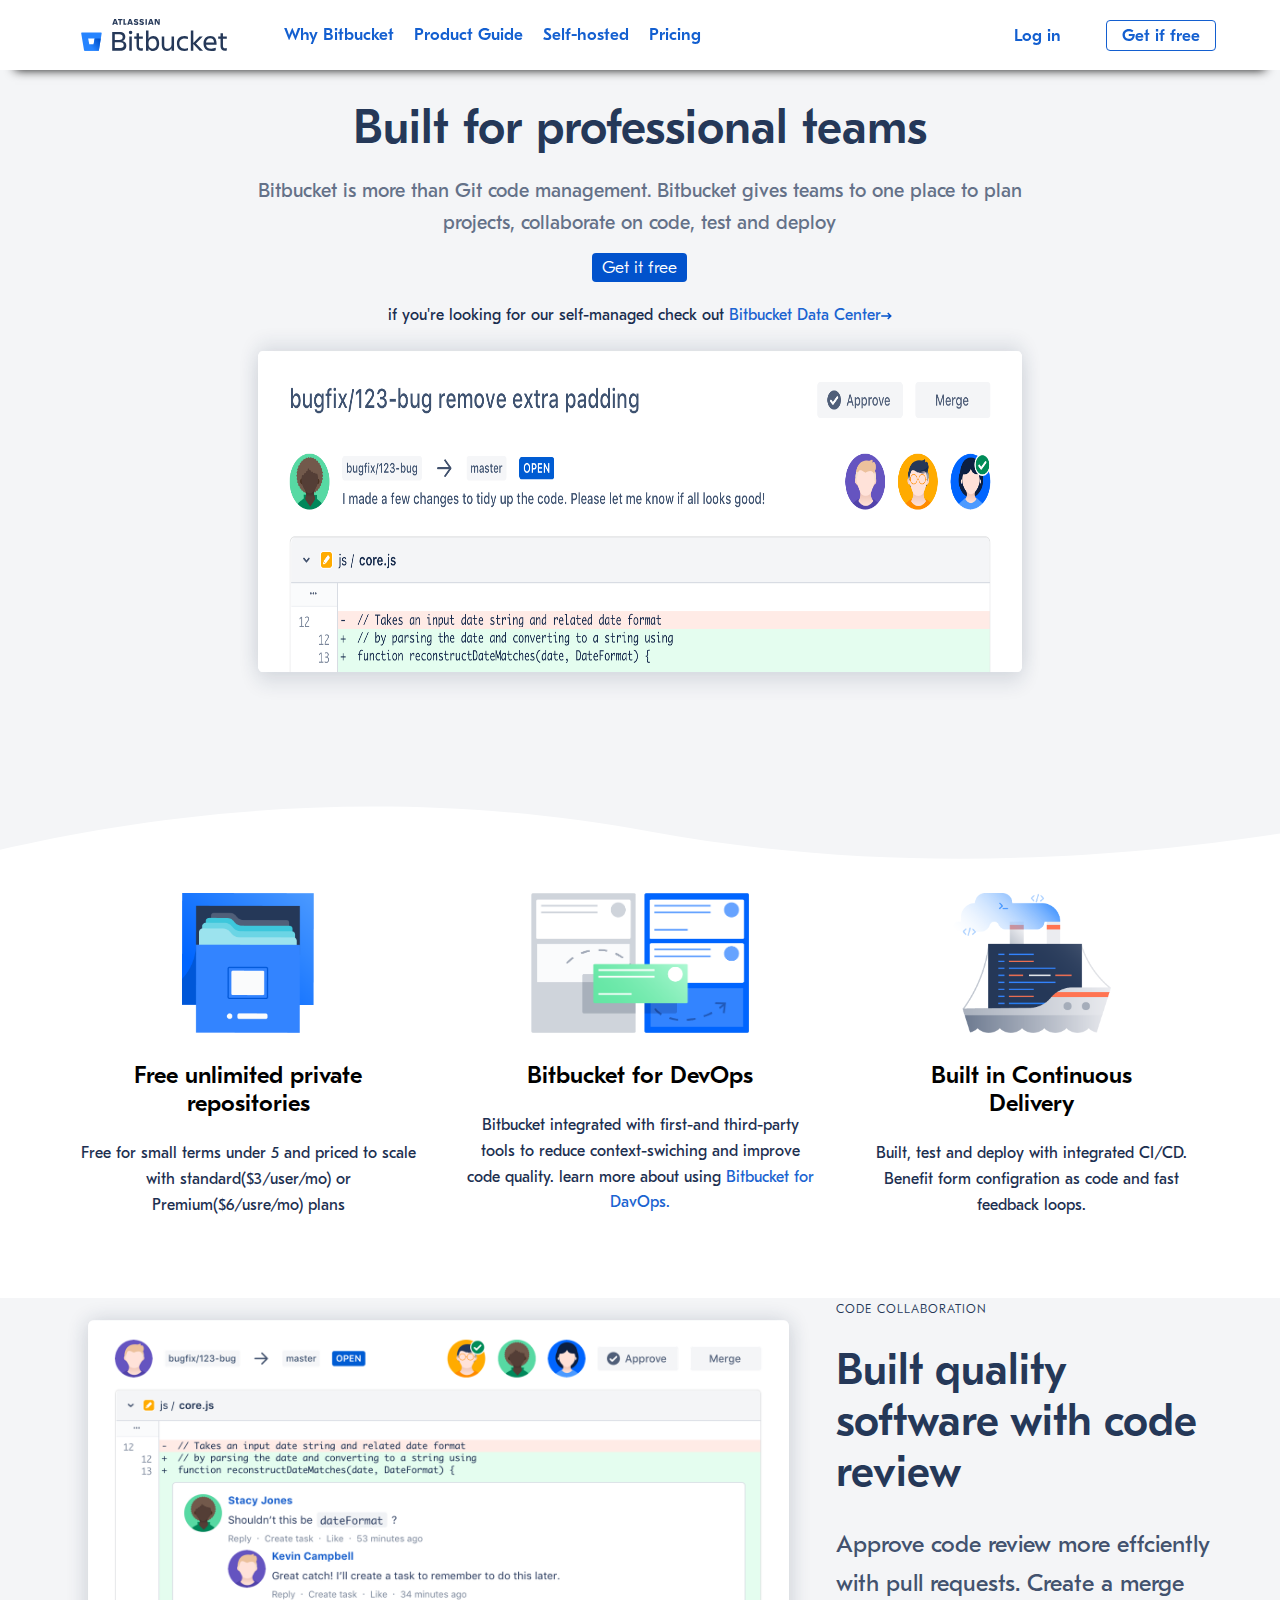
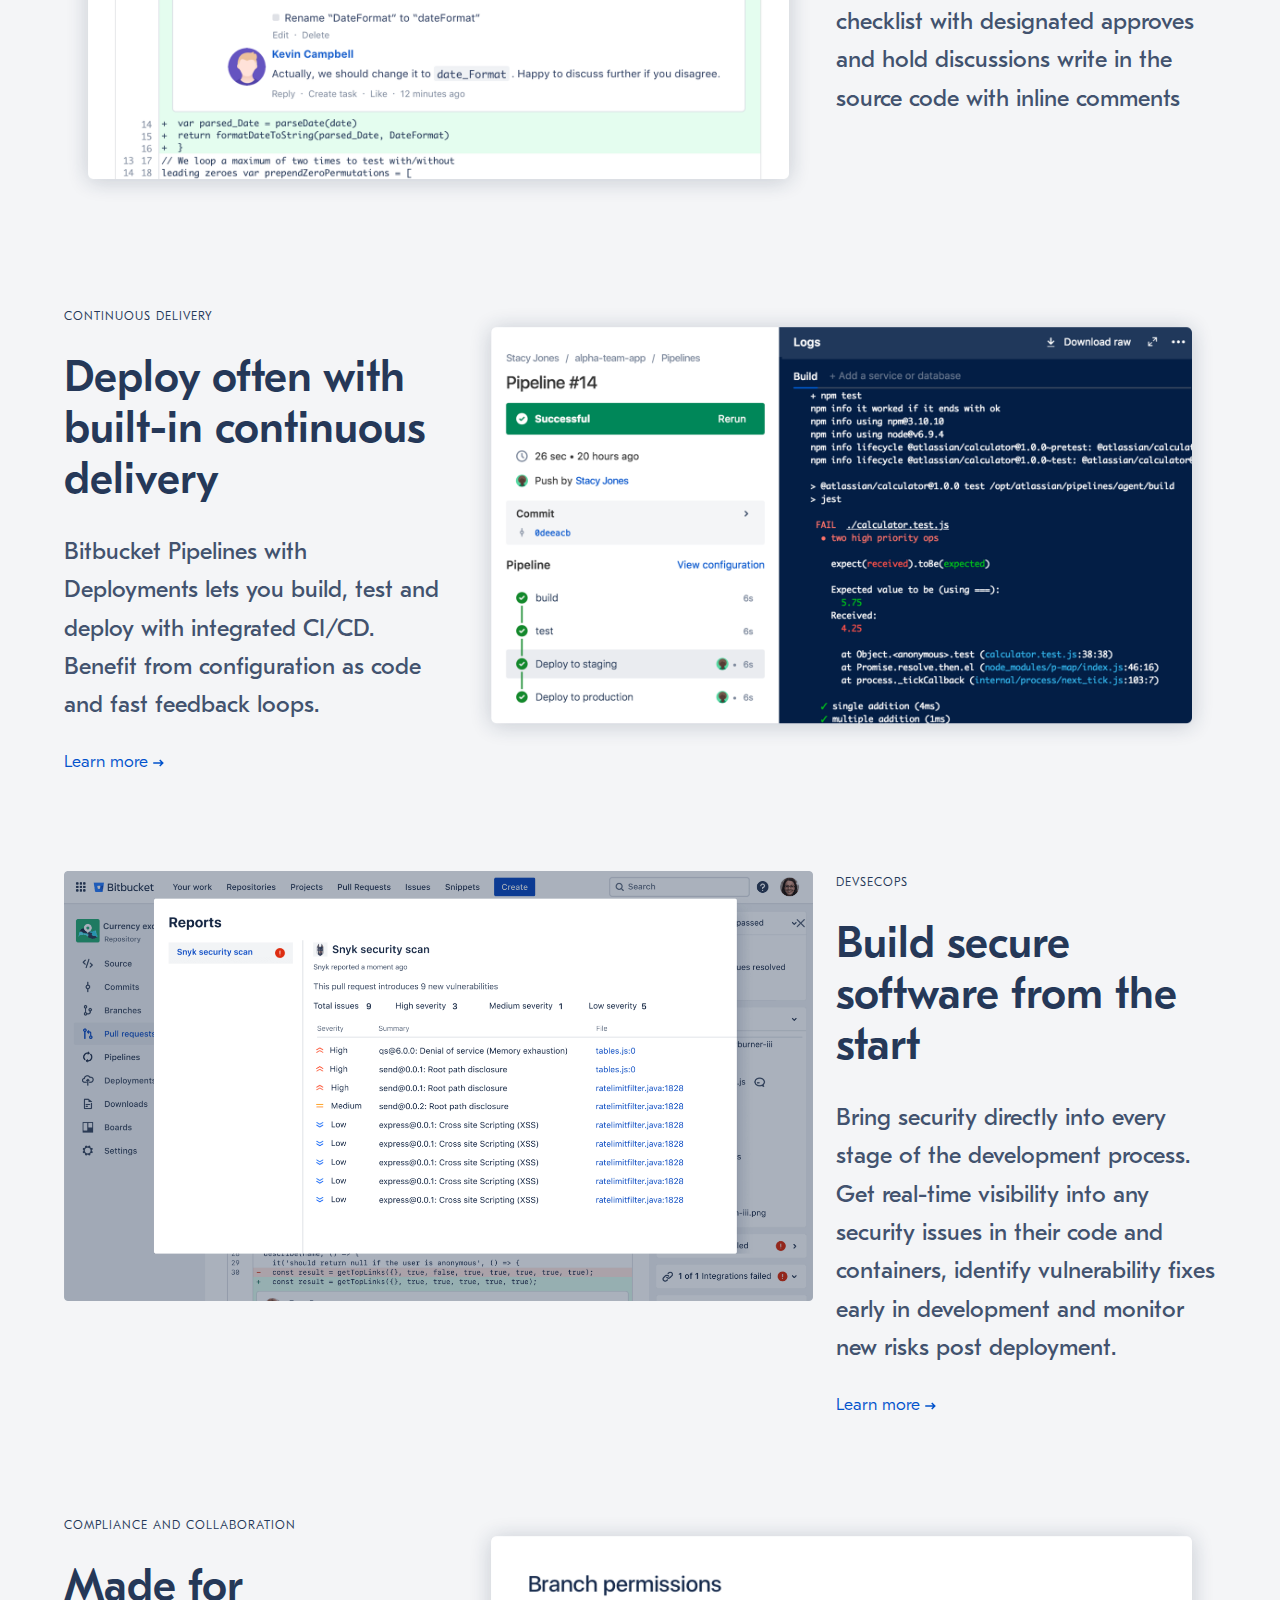
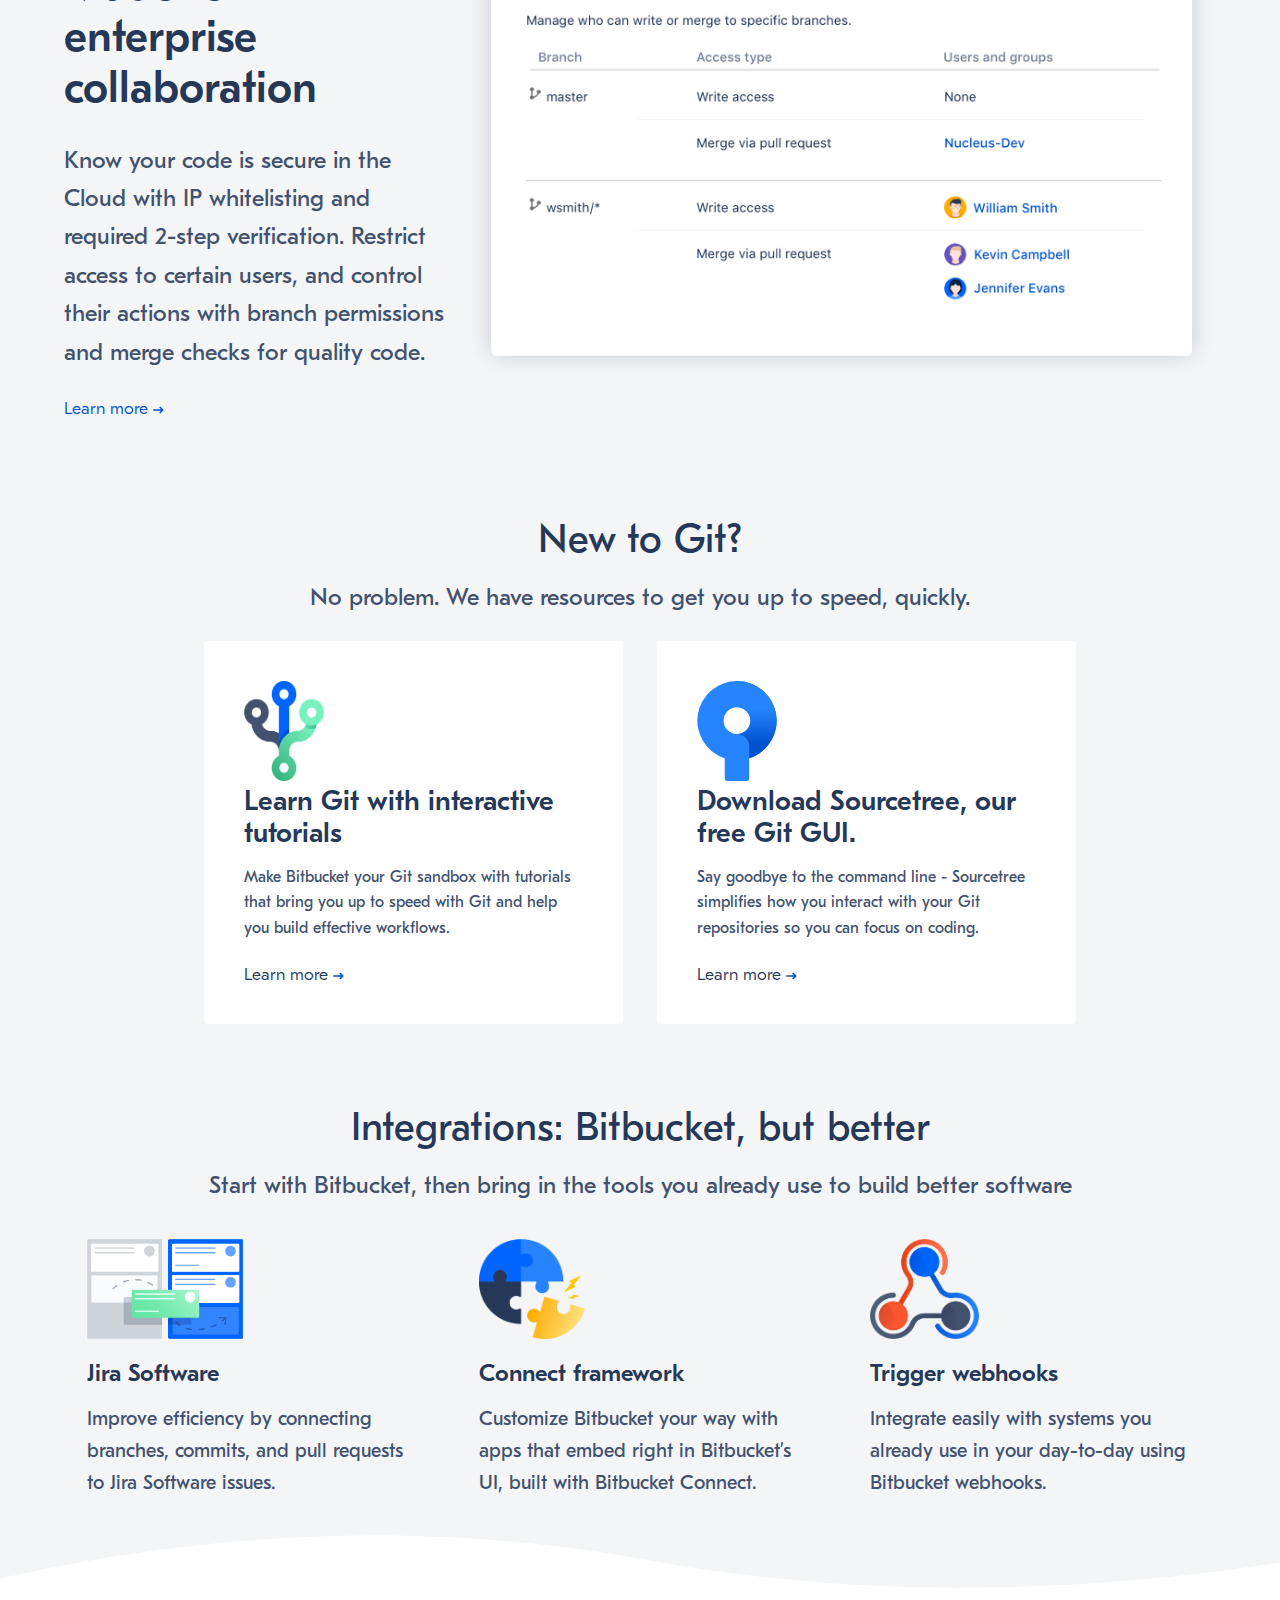
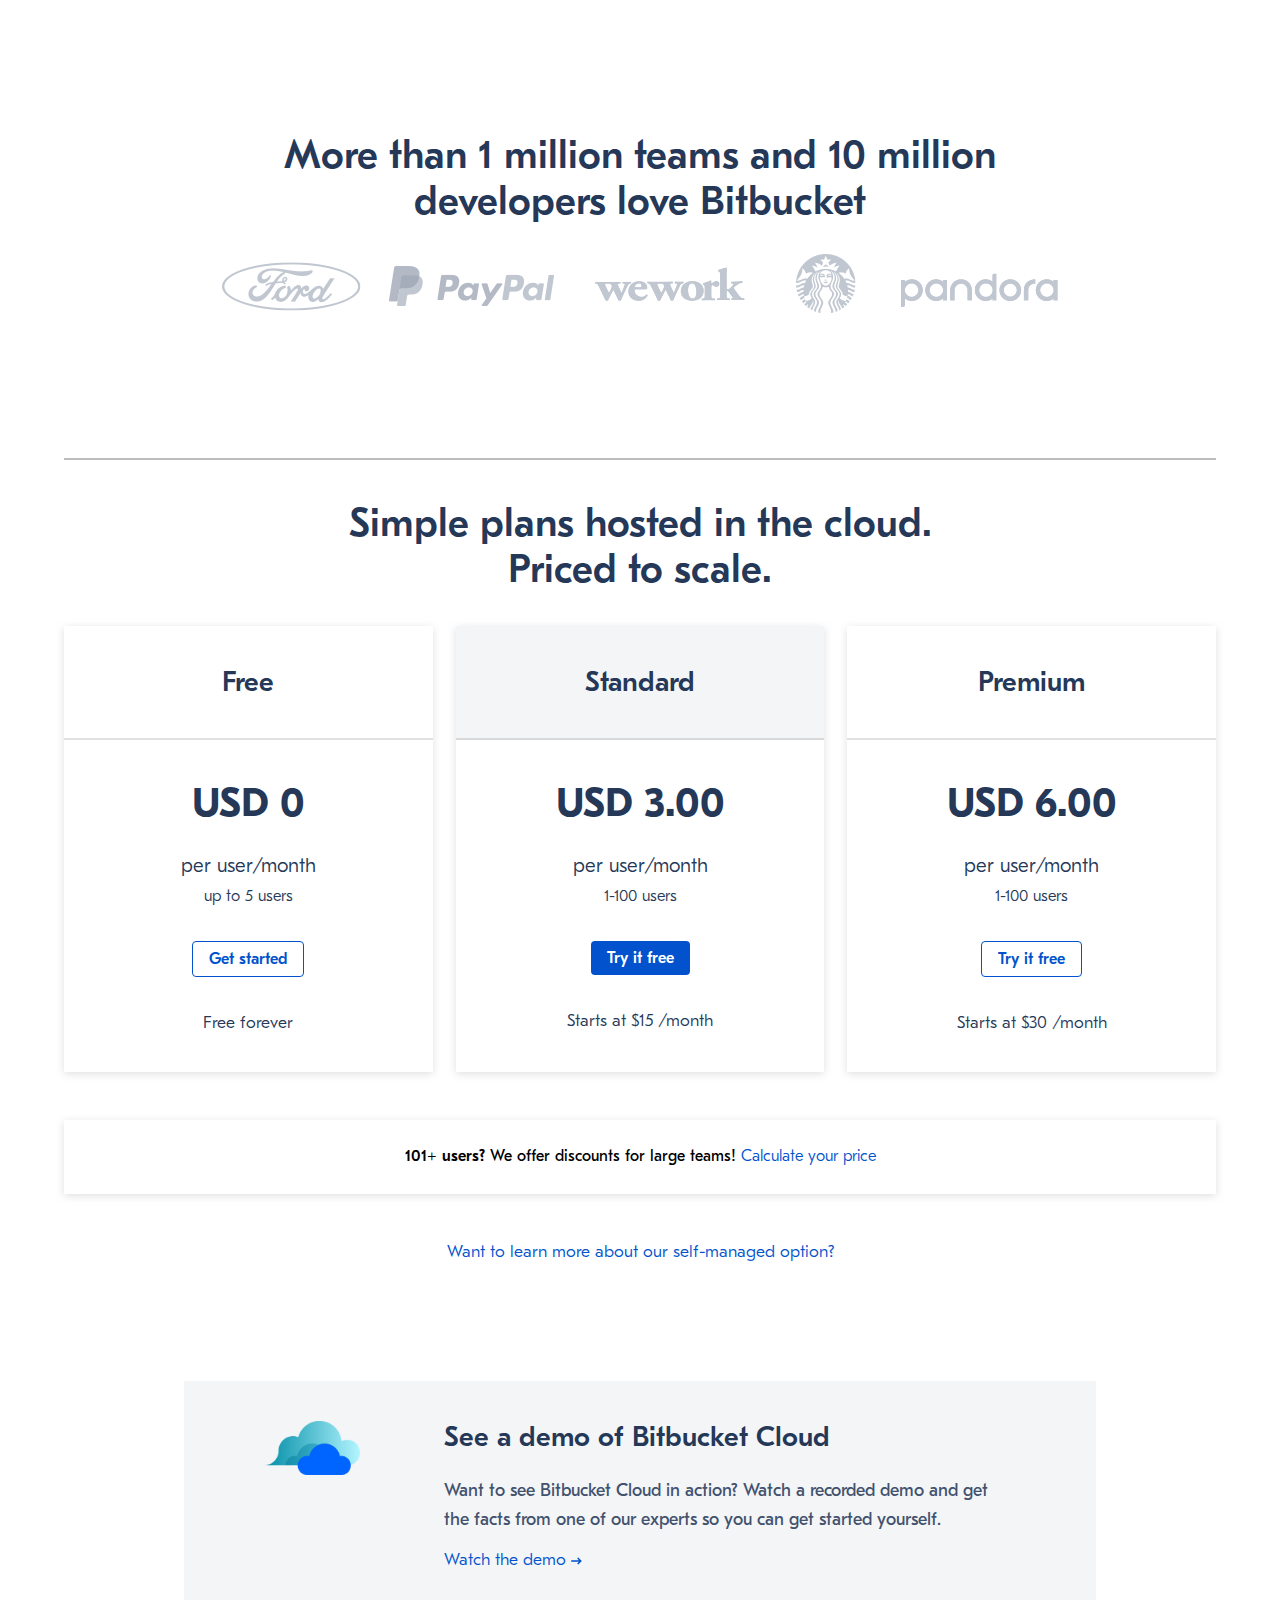
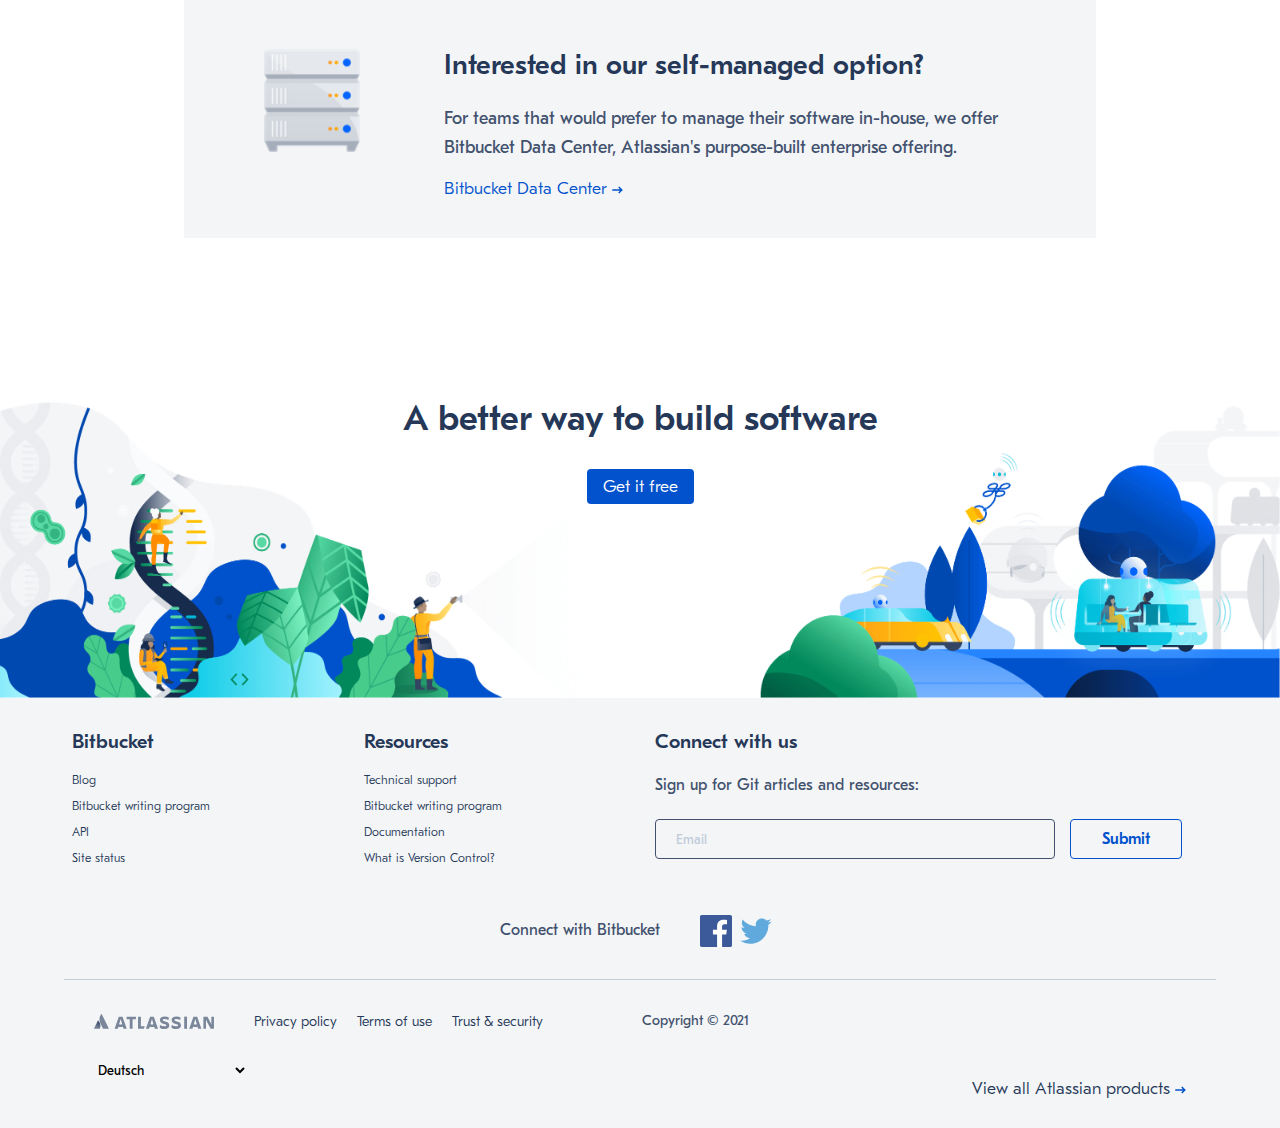
<file: index.html>
<!DOCTYPE html>
<html lang="en">
  <head>
    <meta charset="UTF-8" />
    <title>Bitbucket | The Git solution for professional teams</title>
    <link rel="stylesheet" href="css/style.css" type="text/css" />

    <link rel="icon" type="image/png" sizes="32x32" href="images/favicon.png" />

    <meta name="viewport" content="width=device-width, initial-scale=1.0" />
    <meta property="og:image" content="" />
    <meta name="description" content="" />
    <meta name="keywords" content="" />
  </head>
  <body>
    <header>
      <section class="wrapper">
        <div class="left">
          <h1>
            <a href="#"><img src="images/logo.svg" alt="Logo" /></a>
          </h1>
          <ul>
            <li><a href="#">Why Bitbucket</a></li>
            <li><a href="#">Product Guide</a></li>
            <li><a href="#">Self-hosted</a></li>
            <li><a href="#">Pricing</a></li>
          </ul>
        </div>
        <!-- ( header section.wrapper div.left ) -->
        <nav class="right">
          <ul>
            <li><a href="#">Log in</a></li>
            <li><a href="#" class="button">Get if free</a></li>
          </ul>
        </nav>
        <!-- ( header section.wrapper nav.rightt ) -->
      </section>
      <!-- ( header section.wrapper ) -->
    </header>
    <!-- ( header ) -->

    <section id="spotlight">
      <section class="wrapper">
        <section class="container">
          <h1>Built for professional teams</h1>
          <p>
            Bitbucket is more than Git code management. Bitbucket gives teams to
            one place to plan projects, collaborate on code, test and deploy
          </p>
          <a href="#" class="button">Get it free</a>
          <span class="label"
            >if you're looking for our self-managed check out
            <a href="#"
              >Bitbucket Data Center<img
                src="images/right-arrow.svg"
                alt="right-arrow" /></a></span
          ><img
            src="images/spotlight.png"
            alt="spotlight_image"
            class="spotlight_image"
          />
        </section>
        <!-- ( #spotlight section.container ) -->
      </section>
      <!-- ( #spotlight section.wrapper ) -->
    </section>
    <!-- ( #spotlight ) -->

    <section id="features">
      <img src="images/curve.svg" alt="curve" class="curve" />
      <section class="wrapper">
        <ul>
          <li>
            <img src="images/file.png" alt="file" />
            <h3>Free unlimited private repositories</h3>
            <p>
              Free for small terms under 5 and priced to scale with
              standard($3/user/mo) or Premium($6/usre/mo) plans
            </p>
          </li>
          <li>
            <img src="images/integration.png" alt="integration" />
            <h3>Bitbucket for DevOps</h3>
            <p>
              Bitbucket integrated with first-and third-party tools to reduce
              context-swiching and improve code quality. learn more about using
              <span>Bitbucket for DavOps.</span>
            </p>
          </li>
          <li>
            <img src="images/continuous-delivery.png" alt="Delivery" />
            <h3>Built in Continuous <br />Delivery</h3>
            <p>
              Built, test and deploy with integrated CI/CD. Benefit form
              configration as code and fast feedback loops.
            </p>
          </li>
        </ul>
      </section>
      <!-- ( #features section.wrapper ) -->
    </section>
    <!-- ( #features ) -->

    <section id="highlights">
      <section class="wrapper">
        <section class="item">
          <div class="img_container">
            <img
              src="images/01_CodeCollaboration.png"
              alt="CodeCollaboration"
            />
          </div>
          <div class="content_box">
            <span class="label">CODE COLLABORATION</span>
            <h3>Built quality software with code review</h3>
            <p>
              Approve code review more effciently with pull requests. Create a
              merge checklist with designated approves and hold discussions
              write in the source code with inline comments
            </p>
          </div>
        </section>
        <!-- ( #highlights section.wrapper section.item ) -->
        <section class="item">
          <div class="content_box">
            <span class="label">CONTINUOUS DELIVERY</span>
            <h3>Deploy often with built-in continuous delivery</h3>
            <p>
              Bitbucket Pipelines with Deployments lets you build, test and
              deploy with integrated CI/CD. Benefit from configuration as code
              and fast feedback loops.
            </p>
            <a href="#"
              >Learn more <img src="images/right-arrow.svg" alt="right-arrow"
            /></a>
          </div>
          <div class="img_container">
            <img
              src="images/02_ContinuousDelivery.png"
              alt="CodeCollaboration"
            />
          </div>
        </section>
        <section class="item">
          <div class="img_container">
            <img
              src="images/scan-pullrequest-no-shadow.png"
              alt="CodeCollaboration"
            />
          </div>
          <div class="content_box">
            <span class="label">DEVSECOPS</span>
            <h3>Build secure software from the start</h3>
            <p>
              Bring security directly into every stage of the development
              process. Get real-time visibility into any security issues in
              their code and containers, identify vulnerability fixes early in
              development and monitor new risks post deployment.
            </p>
            <a href="#"
              >Learn more <img src="images/right-arrow.svg" alt="right-arrow"
            /></a>
          </div>
        </section>
        <section class="item">
          <div class="content_box">
            <span class="label">COMPLIANCE AND COLLABORATION</span>
            <h3>Made for enterprise collaboration</h3>
            <p>
              Know your code is secure in the Cloud with IP whitelisting and
              required 2-step verification. Restrict access to certain users,
              and control their actions with branch permissions and merge checks
              for quality code.
            </p>
            <a href="#"
              >Learn more <img src="images/right-arrow.svg" alt="right-arrow"
            /></a>
          </div>
          <div class="img_container">
            <img src="images/03_Security.png" alt="CodeCollaboration" />
          </div>
        </section>
        <!-- ( #highlights section.wrapper section.item ) -->
      </section>
      <!-- ( #highlights section.wrapper ) -->
    </section>
    <!-- ( #highlights ) -->

    <section id="resources">
      <section class="wrapper">
        <section class="top">
          <h3 class="center_top">New to Git?</h3>
          <p class="center_top">
            No problem. We have resources to get you up to speed, quickly.
          </p>
          <ul>
            <li>
              <img src="images/git.png" alt="git" class="top" />
              <h3>Learn Git with interactive tutorials</h3>
              <p>
                Make Bitbucket your Git sandbox with tutorials that bring you up
                to speed with Git and help you build effective workflows.
              </p>
              <a href="#"
                >Learn more <img src="images/right-arrow.svg" alt="right-arrow"
              /></a>
            </li>
            <li>
              <img src="images/sourcetree.svg" alt="git" class="top" />
              <h3>Download Sourcetree, our free Git GUI.</h3>
              <p>
                Say goodbye to the command line - Sourcetree simplifies how you
                interact with your Git repositories so you can focus on coding.
              </p>
              <a href="#"
                >Learn more <img src="images/right-arrow.svg" alt="right-arrow"
              /></a>
            </li>
          </ul>
        </section>
        <!-- ( #resources section.wrapper section.top ) -->
        <section class="bottom">
          <h3 class="center_bottom">Integrations: Bitbucket, but better</h3>
          <p class="center_bottom">
            Start with Bitbucket, then bring in the tools you already use to
            build better software
          </p>
          <ul>
            <li>
              <img src="images/integration.png" alt="" />
              <h4>Jira Software</h4>
              <p>
                Improve efficiency by connecting branches, commits, and pull
                requests to Jira Software issues.
              </p>
            </li>
            <li>
              <img src="images/integration-puzzle.png" alt="" />
              <h4>Connect framework</h4>
              <p>
                Customize Bitbucket your way with apps that embed right in
                Bitbucket’s UI, built with Bitbucket Connect.
              </p>
            </li>
            <li>
              <img src="images/webhooks.png" alt="" />
              <h4>Trigger webhooks</h4>
              <p>
                Integrate easily with systems you already use in your day-to-day
                using Bitbucket webhooks.
              </p>
            </li>
          </ul>
        </section>
        <!-- ( #resources section.wrapper section.bottom ) -->
      </section>
      <!-- ( #resources section.wrapper ) -->
    </section>
    <!-- ( #resources ) -->

    <section id="brands">
      <img src="images/curve.svg" alt="" class="curve" />
      <section class="wrapper">
        <section class="container">
          <h3>
            More than 1 million teams and 10 million <br />
            developers love Bitbucket
          </h3>
          <img
            src="images/customers-image.png"
            alt="customers"
            class="costomer"
          />
        </section>
        <!-- ( #brands section.wrapper section.container ) -->
      </section>
      <hr class="line" />
      <!-- ( #brands section.wrapper ) -->
    </section>
    <!-- ( #brands ) -->

    <section id="pricing">
      <section class="wrapper">
        <section class="top">
          <h3>
            Simple plans hosted in the cloud. <br />
            Priced to scale.
          </h3>
          <ul>
            <li>
              <div class="title">
                <h5>Free</h5>
              </div>
              <div class="content">
                <h4>USD 0</h4>
                <span class="user">per user/month</span>
                <small>up to 5 users</small>
                <a href="#" class="button">Get started</a>
                <span class="label">Free forever</span>
              </div>
            </li>
            <li>
              <div class="title bg">
                <h5>Standard</h5>
              </div>
              <div class="content">
                <h4>USD 3.00</h4>
                <span class="user">per user/month</span>
                <small>1-100 users</small>
                <a href="#" class="button_fil">Try it free</a>
                <span class="label">Starts at $15 /month</span>
              </div>
            </li>
            <li>
              <div class="title">
                <h5>Premium</h5>
              </div>
              <div class="content">
                <h4>USD 6.00</h4>
                <span class="user">per user/month</span>
                <small>1-100 users</small>
                <a href="#" class="button">Try it free</a>
                <span class="label">Starts at $30 /month </span>
              </div>
            </li>
          </ul>
          <div class="bottom">
            <p>
              <strong>101+ users? </strong>We offer discounts for large teams!
              <a href="#">Calculate your price</a>
            </p>
          </div>
        </section>
        <section class="bottom">
          <a href="#" class="label">
            Want to learn more about our self-managed option?
          </a>
          <div class="content">
            <div class="item">
              <div class="left">
                <img src="images/cloud.png" alt="cloud" />
              </div>
              <div class="right">
                <h3>See a demo of Bitbucket Cloud</h3>
                <p>
                  Want to see Bitbucket Cloud in action? Watch a recorded demo
                  and get the facts from one of our experts so you can get
                  started yourself.
                </p>
                <a href="#">Watch the demo</a>
                <img src="images/right-arrow.svg" alt="" />
              </div>
            </div>
            <div class="item">
              <div class="left">
                <img src="images/server-cluster.png" alt="cloud" />
              </div>
              <div class="right">
                <h3>Interested in our self-managed option?</h3>
                <p>
                  For teams that would prefer to manage their software in-house,
                  we offer Bitbucket Data Center, Atlassian's purpose-built
                  enterprise offering.
                </p>
                <a href="#">Bitbucket Data Center</a>
                <img src="images/right-arrow.svg" alt="" />
              </div>
            </div>
          </div>
        </section>
        <!-- ( #pricing section.wrapper section.bottom ) -->
      </section>
      <!-- ( #pricing section.wrapper ) -->
    </section>
    <!-- ( #pricing ) -->

    <section id="banner">
      <section class="wrapper">
        <h3>A better way to build software</h3>
        <a href="#" class="button">Get it free</a>
      </section>
    </section>

    <footer>
      <section class="wrapper">
        <section class="top">
          <div class="item">
            <h3>Bitbucket</h3>
            <ul>
              <li><a href="#">Blog</a></li>
              <li><a href="#">Bitbucket writing program</a></li>
              <li><a href="#">API</a></li>
              <li><a href="#">Site status</a></li>
            </ul>
          </div>
          <div class="item">
            <h3>Resources</h3>
            <ul>
              <li><a href="#">Technical support</a></li>
              <li><a href="#">Bitbucket writing program</a></li>
              <li><a href="#">Documentation</a></li>
              <li><a href="#">What is Version Control?</a></li>
            </ul>
          </div>
          <div class="item large">
            <h3>Connect with us</h3>
            <p>Sign up for Git articles and resources:</p>
            <form action="/">
              <input type="email" class="email" placeholder="Email" />
              <input type="submit" class="subscribe" placeholder="Subscribe" />
            </form>
          </div>
          <div class="container">
            <div class="social">
              <p>Connect with Bitbucket</p>
              <ul>
                <li>
                  <a href="#"><img src="images/facebook-badge.svg" alt="facebook"/></a>
                </li>
                <li>
                  <a href="#"><img src="images/twitter.svg" alt="twitter" /></a>
                </li>
              </ul>
            </div>
        </div>
        </section>
        <section class="bottom">
          <div class="left">
            <div class="top">
              <h1 class="left">
                <a href="#"
                  ><img
                    src="images/logos-atlassian-logo-gradient.svg"
                    alt="logos-atlassian-logo-gradient"
                /></a>
              </h1>
              <ul>
                <li><a href="#">Privacy policy</a></li>
                <li><a href="#">Terms of use</a></li>
                <li><a href="#">Trust & security</a></li>
              </ul><br>
              <p>Copyright © 2021</p>
            </div>
            <div class="bottom">
              <form action="">
                <select
                  option="language-selector"
                  name="url"
                  style="user-select: auto"
                >
                  <option disabled="" style="user-select: auto">
                    Choose your language
                  </option>
                  <option
                    aria-label="Deutsch"
                    label="Deutsch"
                    class="notranslate SL_opaque"
                    data-lang="de"
                    value="https://bitbucket.org/product/de"
                    selected="selected"
                    style="user-select: auto"
                  >
                    Deutsch
                  </option>
                  <option
                    aria-label="English"
                    label="English"
                    class="notranslate SL_opaque"
                    data-lang="en"
                    value="https://bitbucket.org/product"
                    style="user-select: auto"
                  >
                    English
                  </option>
                  <option
                    aria-label="Español"
                    label="Español"
                    class="notranslate SL_opaque"
                    data-lang="es"
                    value="https://bitbucket.org/product/es"
                    style="user-select: auto"
                  >
                    Español
                  </option>
                  <option
                    aria-label="Français"
                    label="Français"
                    class="notranslate SL_opaque"
                    data-lang="fr"
                    value="https://bitbucket.org/product/fr"
                    style="user-select: auto"
                  >
                    Français
                  </option>
                  <option
                    aria-label="Italiano"
                    label="Italiano"
                    class="notranslate SL_opaque"
                    data-lang="it"
                    value="https://bitbucket.org/product/it"
                    style="user-select: auto"
                  >
                    Italiano
                  </option>
                  <option
                    aria-label="한국어"
                    label="한국어"
                    class="notranslate SL_opaque"
                    data-lang="ko"
                    value="https://bitbucket.org/product/ko"
                    style="user-select: auto"
                  >
                    한국어
                  </option>
                  <option
                    aria-label="Magyar"
                    label="Magyar"
                    class="notranslate SL_opaque"
                    data-lang="hu"
                    value="https://bitbucket.org/product/hu"
                    style="user-select: auto"
                  >
                    Magyar
                  </option>
                  <option
                    aria-label="Nederlands"
                    label="Nederlands"
                    class="notranslate SL_opaque"
                    data-lang="nl"
                    value="https://bitbucket.org/product/nl"
                    style="user-select: auto"
                  >
                    Nederlands
                  </option>
                  <option
                    aria-label="日本語"
                    label="日本語"
                    class="notranslate SL_opaque"
                    data-lang="ja"
                    value="https://bitbucket.org/product/ja"
                    style="user-select: auto"
                  >
                    日本語
                  </option>
                  <option
                    aria-label="Polski"
                    label="Polski"
                    class="notranslate SL_opaque"
                    data-lang="pl"
                    value="https://bitbucket.org/product/pl"
                    style="user-select: auto"
                  >
                    Polski
                  </option>
                  <option
                    aria-label="Português"
                    label="Português"
                    class="notranslate SL_opaque"
                    data-lang="br"
                    value="https://bitbucket.org/product/br"
                    style="user-select: auto"
                  >
                    Português
                  </option>
                  <option
                    aria-label="русский"
                    label="русский"
                    class="notranslate SL_opaque"
                    data-lang="ru"
                    value="https://bitbucket.org/product/ru"
                    style="user-select: auto"
                  >
                    русский
                  </option>
                  <option
                    aria-label="中文"
                    label="中文"
                    class="notranslate SL_opaque"
                    data-lang="zh"
                    value="https://bitbucket.org/product/zh"
                    style="user-select: auto"
                  >
                    中文
                  </option>
                </select>
              </form>
            </div>
          </div>
          <div class="right">
            <a href="#" class="button"
              >View all Atlassian products
              <img src="images/right-arrow.svg" alt="" />
            </a>
          </div>
        </section>
      </section>
    </footer>
  </body>
</html>
</file>
<file: css/style.css>
* {
  margin: 0;
  padding: 0;
  border: 0;
  vertical-align: baseline;
  background: transparent;
  font-weight: normal;
  text-decoration: none;
  outline: none;
  -webkit-box-sizing: border-box;
  -moz-box-sizing: border-box;
  box-sizing: border-box;
}
ol,
ul {
  list-style: none;
}
del {
  text-decoration: line-through;
}
body {
  font-family: "GT-Eesti", Arial, Helvetica, sans-serif;
  font-size: 17px;
  color: #253858;
  overflow-x: hidden;
  min-width: 320px;
  font-weight: 500;
}
input,
textarea,
select {
  font-family: "GT-Eesti", Arial, Helvetica, sans-serif;
  font-weight: 500;
}

a {
  color: #253858;
}
a:hover,
.submit:hover {
  filter: alpha(opacity = 85);
  -moz-opacity: 0.85;
  -khtml-opacity: 0.85;
  opacity: 0.85;
}
.thumb {
  display: block;
}
.thumb img {
  display: block;
  width: 100%;
}
p {
  line-height: 1.6em;
  font-size: 16px;
  font-family: "GT-Eesti", Arial;
  font-weight: 500;
  color: #42526e;
}
.hidden {
  display: none;
}
br.clear {
  clear: both;
  line-height: 0;
}
.wrapper {
  width: 90%;
  margin: 0 auto;
  max-width: 1200px;
}

@font-face {
  font-family: "GT-Eesti";
  src: url("../fonts/GT-Eesti-Pro-Text-Light.woff2") format("woff2");
  src: url("../fonts/GT-Eesti-Pro-Text-Light.woff") format("woff"),
    url("../fonts/GT-Eesti-Pro-Text-Light.ttf") format("truetype");
  font-weight: 400;
  font-style: normal;
}

@font-face {
  font-family: "GT-Eesti";
  src: url("../fonts/GT-Eesti-Pro-Text-Regular.woff2") format("woff2");
  src: url("../fonts/GT-Eesti-Pro-Text-Regular.woff") format("woff"),
    url("../fonts/GT-Eesti-Pro-Text-Regular.ttf") format("truetype");
  font-weight: 500;
  font-style: normal;
}

@font-face {
  font-family: "GT-Eesti";
  src: url("../fonts/GT-Eesti-Pro-Text-Medium.woff2") format("woff2");
  src: url("../fonts/GT-Eesti-Pro-Text-Medium.woff") format("woff"),
    url("../fonts/GT-Eesti-Pro-Text-Medium.ttf") format("truetype");
  font-weight: 600;
  font-style: normal;
}

@font-face {
  font-family: "GT-Eesti";
  src: url("../fonts/GT-Eesti-Pro-Text-Bold.woff2") format("woff2");
  src: url("../fonts/GT-Eesti-Pro-Text-Bold.woff") format("woff"),
    url("../fonts/GT-Eesti-Pro-Text-Bold.ttf") format("truetype");
  font-weight: 700;
  font-style: normal;
}
::placeholder {
  color: #c0ccda;
  opacity: 1;
}

:-ms-input-placeholder {
  color: #c0ccda;
}

::-ms-input-placeholder {
  color: #c0ccda;
}

header {
  height: 70px;
  width: 100%;
  background-color: #fff;
  box-shadow: 0px 15px 10px -15px #111;
  position: fixed;
  z-index: 1;
}

header section.wrapper {
  display: flex;
  flex-wrap: wrap;
  justify-content: space-between;
  align-items: center;
  height: 100%;
}

header div.left {
  display: flex;
  flex-wrap: wrap;
  justify-content: flex-start;
  align-items: center;
}

header div.left h1 {
  width: 180px;
  margin-right: 30px;
}

header div.left h1 a {
  display: block;
}

header div.left h1 a img {
  width: 100%;
  display: block;
}

header div.left ul {
  display: flex;
  flex-wrap: wrap;
  justify-content: space-between;
  align-items: center;
}

header div.left ul li {
  margin-right: 30px;
}

header div.left ul li:last-child {
  margin-right: 0;
}

header div.left ul li a {
  color: #135fd0;
  font-weight: 600;
}
/* 
header nav.right { 

} */

header nav.right ul {
  display: flex;
  flex-wrap: wrap;
  justify-content: space-between;
  align-items: center;
}

header nav.right ul li {
  margin-right: 30px;
}

header nav.right ul li:last-child {
  margin-right: 0;
}

header nav.right ul li a {
  color: #135fd0;
  font-weight: 600;
  padding: 5px 15px;
  display: inline-block;
}

header nav.right ul li a.button {
  border: 1px solid #135fd0;
  border-radius: 4px;
}

#spotlight {
  background-color: #f4f5f7;
  padding: 100px 0;
}

#spotlight section.container {
  width: 70%;
  margin: 0 auto;
  text-align: center;
}

#spotlight section.container h1 {
  font-size: 48px;
  font-weight: 600;
  color: #253858;
  margin-bottom: 20px;
}

#spotlight section.container p {
  font-size: 20px;
  font-weight: 500;
  color: #647188;
  margin-bottom: 14px;
}

#spotlight section.container a.button {
  background-color: #0152cc;
  color: #fff;
  display: inline-block;
  padding: 5px 10px;
  border-radius: 4px;
  margin-bottom: 24px;
}

#spotlight section.container span.label {
  display: block;
  font-size: 16px;
  font-weight: 500;
  color: #192d4f;
}

#spotlight section.container span.label a {
  color: #1b64d1;
  font-weight: 500;
  font-size: 16px;
  display: inline-block;
}

#spotlight section.container span.label a img {
  display: inline-block;
}

#spotlight section.container img.spotlight_image {
  display: block;
  width: 100%;
  height: 380px;
}

#features {
}

#features img.curve {
  display: block;
  width: 100%;
  transform: rotate(-180deg);
  margin-top: -1px;
}

#features section.wrapper {
}

#features section.wrapper ul {
  display: flex;
  flex-wrap: wrap;
  justify-content: space-between;
  margin-top: 30px;
}

#features section.wrapper ul li {
  width: 32%;
  text-align: center;
  padding: 0 10px;
}

#features section.wrapper ul li img {
  height: 140px;
  display: inline-block;
}

#features section.wrapper ul li h3 {
  font-size: 24px;
  font-weight: 600;
  color: #000;
  margin: 24px 0;
}

#features section.wrapper ul li p {
  font-size: 16px;
  color: #1d3051;
  font-weight: 500;
}

#features section.wrapper ul li p span {
  color: #1b64d1;
  font-weight: 500;
}

#highlights {
  margin-top: 80px;
  background-color: #f4f5f7;
}

#highlights section.item {
  padding-bottom: 100px;
  display: flex;
  justify-content: space-between;
}

#highlights section.item div.img_container {
  width: 65%;
}

#highlights section.item div.img_container img {
  width: 100%;
  display: block;
}

#highlights section.item div.content_box {
  width: 33%;
}

#highlights section.item div.content_box span.label {
  font-size: 12px;
  letter-spacing: 1px;
  margin-bottom: 28px;
  display: inline-block;
}

#highlights section.item div.content_box h3 {
  font-size: 48px;
  font-weight: 600;
  margin-bottom: 28px;
}

#highlights section.item div.content_box p {
  font-size: 24px;
  font-weight: 500;
  margin-bottom: 28px;
}
#highlights section.item div.content_box a {
  color: #0152cc;
  margin-right: 4px;
}

#highlights section.item div.content_box a img {
  display: inline-block;
}

#resources {
  background-color: #f4f5f7;
  margin-top: -32px;
}

#resources section.top {
  padding: 0 140px;
  margin-top: 30px;
  margin-bottom: 80px;
}

#resources section.top .center_top {
  text-align: center;
}

#resources section.top h3 {
  font-size: 40px;
  font-weight: 500;
  margin-bottom: 16px;
}

#resources section.top p {
  font-size: 24px;
  font-weight: 500;
  margin-bottom: 24px;
}

#resources section.top ul {
  display: flex;
  justify-content: space-between;
}

#resources section.top ul li {
  width: 48%;
  background-color: #fff;
  padding: 40px 40px;
  border-radius: 4px;
}

#resources section.top ul li img.top {
  display: inline-block;
  width: 80px;
  height: 100px;
}

#resources section.top ul li h3 {
  font-size: 28px;
  font-weight: 600;
}

#resources section.top ul li p {
  font-size: 16px;
}

#resources section.top ul li a {
  display: inline-block;
}

#resources section.top ul li a img {
  display: inline-block;
}

#resources section.bottom .center_bottom {
  text-align: center;
}

#resources section.bottom h3 {
  font-size: 40px;
  font-weight: 500;
  margin-bottom: 16px;
}

#resources section.bottom p {
  font-size: 24px;
  font-weight: 500;
  margin-bottom: 24px;
}

#resources section.bottom ul {
  display: flex;
  justify-content: space-between;
  align-items: center;
}

#resources section.bottom ul li {
  width: 32%;
  padding: 10px 2%;
}

#resources section.bottom ul li img {
  display: inline-block;
  height: 100px;
}

#resources section.bottom ul li h4 {
  font-size: 24px;
  font-weight: 600;
  margin: 16px 0;
}

#resources section.bottom ul li p {
  font-size: 20px;
}

#brands { 

}

#brands img.curve { 
	display: block;
	width: 100%;
	transform: rotate(-180deg);
	margin-top: -1px;
}

#brands section.container { 
	text-align: center;
	padding: 140px 67px;
  border-bottom: 2px solid #bdbdbd;
}

#brands section.container h3 { 
	font-size: 40px;
	font-weight: 600;
	margin-bottom: 30px;
}

#brands section.container img { 
	display: inline-block;
	max-width: 100%;

}

#pricing { 
  background-color: #fff;
  padding: 40px 0;
}

#pricing section.top { 
  text-align: center;
}

#pricing section.top h3 { 
  font-size: 40px;
  font-weight: 600;
  margin-bottom: 34px;
}

#pricing section.top ul { 
  display: flex;
  justify-content: space-between;
}

#pricing section.top ul li { 
  width: 32%;
  box-shadow: rgba(99, 99, 99, 0.2) 0px 2px 8px 0px;
}
#pricing section.top ul li div.title { 
  padding: 40px;
  border-bottom: solid 2px rgba(99, 99, 99, 0.2);
}

#pricing section.top ul li div.title h5 { 
  font-size: 28px;
  font-weight: 600;
}

#pricing section.top ul li div.title.bg{
  background-color: #F4F5F7;
}

#pricing section.top ul li div.content { 
  padding: 40px;
}

#pricing section.top ul li div.content h4 { 
  font-size: 40px;
  font-weight: 700;
  margin-bottom: 28px;
}

#pricing section.top ul li div.content span.user { 
  font-size: 20px;
  display: block;
  margin-bottom: 10px;
}

#pricing section.top ul li div.content small { 
  font-size: 16px;
  display: block;
  margin-bottom: 36px;
}

#pricing section.top ul li div.content a{
  display: inline-block;
}

#pricing section.top ul li div.content a.button { 
  display: inline-block;
  margin-bottom: 36px;
  padding: 8px 16px;
  font-size: 16px;
  font-weight: 600;
  color: #0152cc;
  border: 1px solid #0152cc;
  border-radius: 4px;
}

#pricing section.top ul li div.content a.button_fil{
  display: inline-block;
  margin-bottom: 36px;
  background-color: #0152cc;
  padding: 8px 16px;
  border-radius: 4px;
  color: #fff;
  font-size: 16px;
  font-weight: 600;

}

#pricing section.top ul li div.content span.label { 
  display: block;
}

#pricing section.top div.bottom{
  margin: 48px 0;
}

#pricing section.top div.bottom p{
  padding: 24px 0;
  box-shadow: rgba(99, 99, 99, 0.2) 0px 2px 8px 0px;
  color: #000;
}

#pricing section.top div.bottom p strong{
  font-weight: 600;
  color: #000;
}

#pricing section.top div.bottom p a{
  color: #0152cc;
}

#pricing section.top div.bottom p a:hover{
  text-decoration: underline;
}

#pricing section.bottom { 
  text-align: center;
}

#pricing section.bottom a.label { 
  color: #0152cc;
}

#pricing section.bottom a.label:hover{
  text-decoration: underline;
}

#pricing section.bottom div.content { 
  background-color: #F4F5F7;
  margin: 120px;
}

#pricing section.bottom div.content div.item { 
  display: flex;
  justify-content: space-between;
  padding: 40px 80px;

}

#pricing section.bottom div.content div.item div.left { 
  width: 16%;
  display: block;
}

#pricing section.bottom div.content div.item div.left img { 
  width: 80%;
  display: block;
}

#pricing section.bottom div.content div.item div.right { 
  width: 76%;
  text-align: left;
}

#pricing section.bottom div.content div.item div.right h3 { 
  font-size: 28px;
  font-weight: 600;
  margin-bottom: 24px;
}

#pricing section.bottom div.content div.item div.right p { 
  font-size: 18px;
  font-weight: 500;
  margin-bottom: 16px;
}

#pricing section.bottom div.content div.item div.right a { 
  color: #0152cc;
}

#pricing section.bottom div.content div.item div.right a :hover {
  text-decoration: underline;
}

#pricing section.bottom div.content div.item div.right img { 
  display: inline-block;
}

#banner { 
  min-height: 300px;
  background-image: url(../images/left_bottom_hero.png) , url(../images/right_bottom_hero.png);
  background-repeat: no-repeat , no-repeat;
  background-position:bottom left , bottom right ;
  background-size: 600px 300px , 600px 300px;
  text-align: center;
}

#banner h3 { 
  font-size: 36px;
  font-weight: 600;
  margin-bottom: 30px;

}

#banner a.button { 
  
  display: inline-block;
  padding: 8px 16px;
  background-color: #0152cc;
  color: #fff;
  border-radius: 4px;
}

footer { 

}

footer { 
  background-color:#f4f5f7;
}

footer section.top { 
  padding: 32px 0;
  width: 100%;
  display: flex;
  justify-content: space-around;
  flex-wrap: wrap;
  border-bottom: 1.8px solid #c0ccda;
}

footer section.top div.item { 
  width: 24%;
}

footer section.top div.item.large{
  width: 48%;
}
footer section.top div.item.large p{
  font-size: 16px;
  margin-bottom: 20px;
}

footer section.top div.item.large form input{
  margin-bottom: 32px;
}

footer section.top div.item.large form input.email {
  border: 1px solid #42526e;
  border-radius: 4px;
  height: 40px;
  width: 400px;
  padding: 10px 20px;
  margin-right: 10px;
}

footer section.top div.item.large form input.subscribe{
  border: 1px solid #0152cc;
  height: 40px;
  width: 112px;
  border-radius: 4px;
  font-weight: 600;
  color: #0152cc;
  font-size: 16px;

}

footer section.top div.item h3 { 
  font-weight: 600;
  margin-bottom: 20px;
}

footer section.top div.item ul { 

}

footer section.top div.item ul li { 
  margin-bottom: 12px;
  font-size: 12px;
}

footer section.top div.item ul li a { 
  
}

footer section.top div.item ul li a:hover{
  text-decoration: underline;
}

footer section.top div.social { 
  display: flex;
  justify-content: flex-end;
  margin-top: 24px;
  align-items: center;
}

footer section.top div.social p { 
  margin-right: 40px;
  margin-bottom: 0;
}

footer section.top div.social ul { 
  display: flex;
  align-items: center;
}

footer section.top div.social ul li { 
  margin-right: 8px;

}

footer section.top div.social ul li a { 
  display: block;
  width: 32px;

}

footer section.top div.social ul li a img { 
  display: block;
  width: 100%;
}

footer section.bottom { 
  padding: 30px;
}

footer section.bottom div.left { 
  width: 60%;
}

footer section.bottom div.left div.top { 
  display: flex;
  justify-content: space-between;
  align-items: center;
  margin-bottom: 28px;
}

footer section.bottom div.left div.top h1.left { 

}

footer section.bottom div.left div.top h1.left a { 
  display: block;
  width: 120px;
}

footer section.bottom div.left div.top h1.left a img { 
  display: block;
  width: 100%;
}

footer section.bottom div.left div.top ul { 
  display: flex;
  justify-content: space-between;
  align-items: center;
}

footer section.bottom div.left div.top ul li { 
  margin-right: 20px;
  font-size: 14px;
}

footer section.bottom div.left div.top ul li a { 

}

footer section.bottom div.left div.top p { 
  font-size: 14px;
}


footer section.bottom div.right { 
  display: flex;
  justify-content: flex-end;
}

@media all and (max-width:1280px){
  header div.left ul li{
    margin-left: 25px;
  }
  #highlights section.item div.content_box h3{
    font-size: 44px;

  }
  header div.left ul li{
    margin: 0 10px;
  }
}


@media all and (max-width:980px){
 
  header div.left ul{
    display: none;
  }
  #spotlight{
    padding: 120px 0;
  }
  #highlights section.item div.content_box h3{
    font-size: 32px;
  }
  #highlights section.item div.content_box p{
    font-size: 16px;
  }
  #resources section.top ul li{
    padding: 28px 28px;
  }
  #resources section.top ul li h3 {
    font-size: 22px;
  }
  #resources section.top ul li p{
    font-size: 12px;
  }
  #resources section.top {
    padding: 0px 100px;
  }
  #pricing section.bottom div.content {
    margin: 0 80px;
  }
  #banner {
    background-size: 400px 200px,400px 200px;
  }
  footer section.top div.item {
    width: 48%;
    margin-bottom: 30px;
  }
  footer section.top div.item.large form input.email {
    width: 300px;
  }
  footer section.bottom div.left div.top ul {
    margin-left: 40px;
  }
}


@media all and (max-width:756px){

  #spotlight section.container h1{
    font-size: 36px;
  }
  #features section.wrapper ul li{
    width: 100%;
    padding: 20px 60px;
  }
  #highlights section.item div.content_box h3{
    font-size: 28px;
  }
  #highlights section.item div.content_box p{
    font-size: 12px;
  }
  #resources section.top {
    padding: 0px 60px;
  }
  #resources section.top ul li a {
    font-size: 12px;
  }
  #resources section.bottom h3{
    font-size: 28px;
  }
  #resources section.bottom p {
    font-size: 16px;
  }
  #resources section.bottom ul{
    flex-wrap: wrap;
    text-align: center;
  }
  #resources section.bottom ul li{
    width: 100%;
  }
  #brands section.container h3{
    font-size: 36px;
  }
  #pricing section.top h3{
    font-size: 36px;
  }
  #pricing section.top ul{
    flex-wrap: wrap;
  }
  #pricing section.top ul li {
    width: 100%;
  }
  #pricing section.bottom div.content div.item {
    padding: 40px 20px;
  }
  #banner{
    background-size: 300px 200px,300px 200px;

  }
}

@media all and (max-width:640px){
  #spotlight section.container p{
    font-size: 16px;
  }
  #spotlight section.container a.button{
    padding: 2px 5px;
    font-size: 16px;
  }
  #spotlight section.container img.spotlight_image {
    display: none;
  }
  #highlights section.item{
    flex-wrap: wrap;
  }
  #highlights section.item div.img_container{
    width: 100%;
  }
  #highlights section.item div.content_box{
    width: 100%;
  }#resources section.top h3 {
    font-size: 36px;
  }
  #resources section.top p {
    font-size: 16px;
  }
  #resources section.top{
    padding: 0 28px;
  }
  #resources section.top ul{
    flex-wrap: wrap;
  }
  #resources section.top ul li{
    width: 100%;
  }
  #brands section.container h3 {
    font-size: 28px;
  }
  #pricing section.top h3{
    font-size: 28px;
  }
  #pricing section.bottom div.content div.item div.right h3 {
    font-size: 22px;
  }
  #pricing section.bottom div.content div.item div.right p {
    font-size: 14px;
  }
  #pricing section.bottom div.content{
    margin: 0px 28px;
  }
  #pricing section.bottom div.content div.item div.right a {
    font-size: 12px;
  }
  #banner h3{
    font-size: 28px;
  }
  #banner{
    background-size: 250px 100px,250px 100px;
  }
  footer section.top div.item.large form input.email {
    width: 200px;
  }
  footer section.bottom div.left div.top h1.left a img{
    width: 50%;
  }
  footer section.bottom div.left div.top ul li{
    font-size: 10px;
  }
  footer section.bottom div.left div.top p{
    font-size: 10px;
  }
  footer section.bottom div.right a{
    font-size: 10px;
  }
  input, textarea, select{
    font-size: 12px;
    width: 60%;
  }
  footer section.bottom div.left div.top ul{
    margin-left: 0;
  }
  footer section.bottom div.left div.top ul li{
    margin-right: 10px;
  }
  footer section.bottom div.left div.top ul li a{
    font-size: 8px;
  }


  
}


@media all and (max-width:480px){
  #spotlight section.container h1{
    font-size: 32px;
  }
  header nav.right ul{
    display: none;
  }
  #banner{
    background:none;
  }
  
  footer section.bottom div.left div.top p {
    font-size: 8px;
  }
  footer section.top div.social ul li a img {
    width: 50%;
  }
  #resources section.top ul li img.top {
    width: 60px;
    height: 80px;
  }
  #brands section.container h3 {
    font-size: 24px;
  }
  #brands section.container{
    padding: 60px 60px;
  }
  #pricing section.top h3 {
    font-size: 24px;
  }
  #pricing section.bottom div.content div.item div.left {
    display: none;
  }
  #pricing section.bottom div.content div.item div.right h3{
    font-size: 20px;
  }
  #pricing section.bottom div.content div.item div.right p {
    font-size: 12px;
  }
  #banner h3 {
    font-size: 24px;
  }
  footer section.bottom div.left div.top ul li a{
    font-size: 7px;
  }
}

@media all and (max-width:360px){
  #features section.wrapper ul li{
    width: 100%;
    padding: 20px 40px;
  }
  
}

@media all and (max-width:320px){
  
}
</file>
